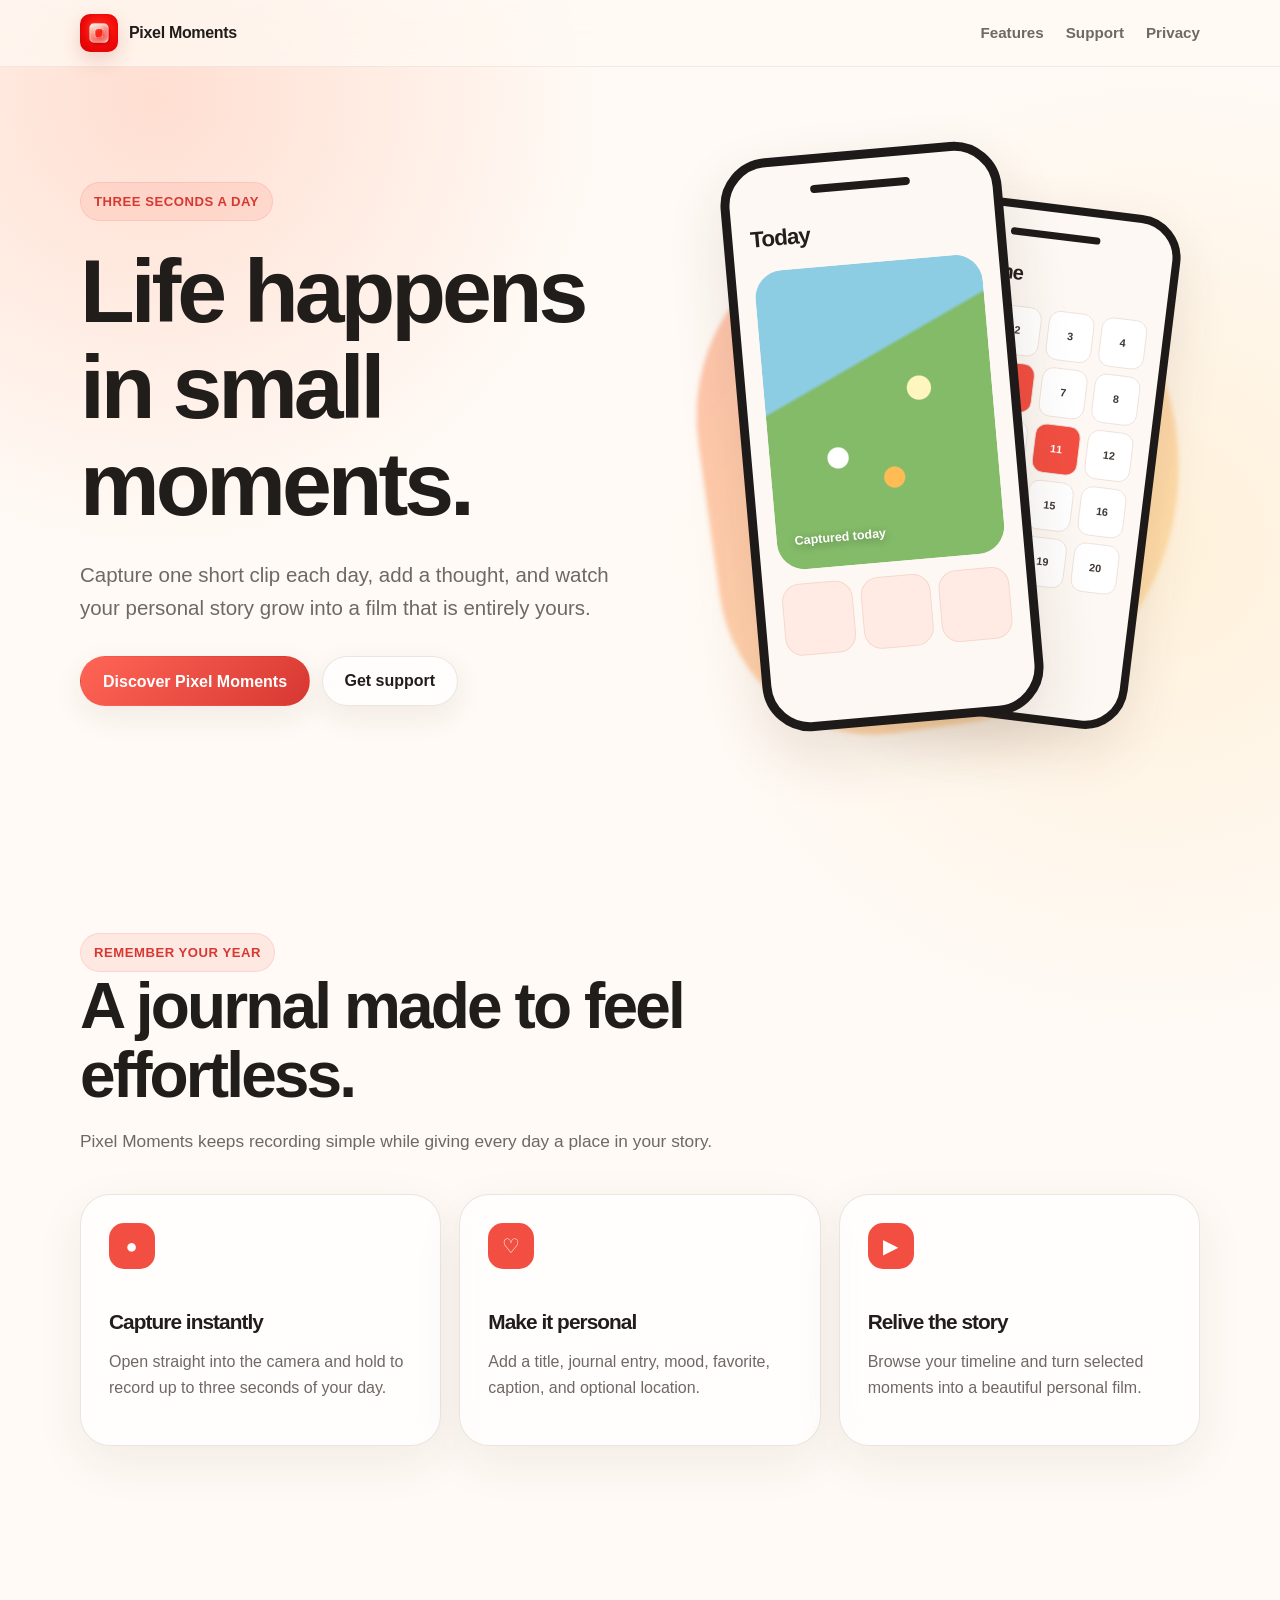
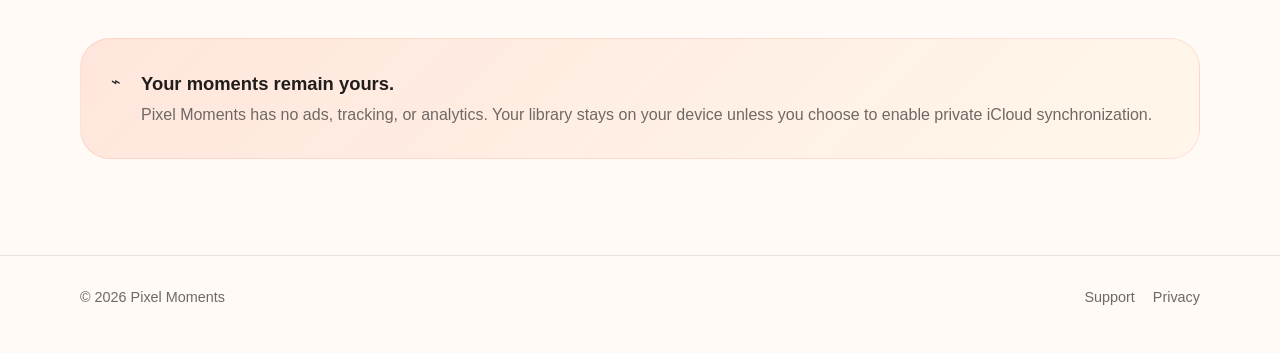
<file: index.html>
<!doctype html>
<html lang="en">
  <head>
    <meta charset="utf-8">
    <meta name="viewport" content="width=device-width, initial-scale=1">
    <meta name="theme-color" content="#fffaf5">
    <meta name="description" content="Capture three seconds of every day and turn everyday moments into lasting memories with Pixel Moments.">
    <meta property="og:title" content="Pixel Moments — Three seconds a day">
    <meta property="og:description" content="A private video journal for the small moments that make up your life.">
    <meta property="og:type" content="website">
    <meta property="og:url" content="https://oktayvlntnv.github.io/Pixel-Moments/">
    <title>Pixel Moments — Three seconds a day</title>
    <link rel="icon" type="image/png" href="assets/pixel-moments-icon-v2.png">
    <link rel="apple-touch-icon" href="assets/pixel-moments-icon-v2.png">
    <link rel="stylesheet" href="styles.css">
  </head>
  <body>
    <header class="site-header">
      <nav class="nav shell" aria-label="Main navigation">
        <a class="brand" href="index.html">
          <img class="brand-logo" src="assets/pixel-moments-icon-v2.png" alt="">
          <span>Pixel Moments</span>
        </a>
        <div class="nav-links">
          <a href="#features">Features</a>
          <a href="support.html">Support</a>
          <a href="privacy.html">Privacy</a>
        </div>
      </nav>
    </header>

    <main>
      <section class="hero shell">
        <div>
          <span class="eyebrow">Three seconds a day</span>
          <h1>Life happens in small moments.</h1>
          <p>Capture one short clip each day, add a thought, and watch your personal story grow into a film that is entirely yours.</p>
          <div class="actions">
            <a class="button primary" href="#features">Discover Pixel Moments</a>
            <a class="button" href="support.html">Get support</a>
          </div>
        </div>

        <div class="phone-stage" aria-label="Pixel Moments app screens">
          <div class="mock-phone primary-shot" aria-label="Today screen preview">
            <div class="mock-status"></div>
            <div class="mock-title">Today</div>
            <div class="mock-hero"></div>
            <div class="mock-info"><span></span><span></span><span></span></div>
          </div>
          <div class="mock-phone secondary-shot" aria-label="Timeline screen preview">
            <div class="mock-status"></div>
            <div class="mock-title">Timeline</div>
            <div class="mock-month">
              <span>1</span><span>2</span><span>3</span><span>4</span>
              <span>5</span><span>6</span><span>7</span><span>8</span>
              <span>9</span><span>10</span><span>11</span><span>12</span>
              <span>13</span><span>14</span><span>15</span><span>16</span>
              <span>17</span><span>18</span><span>19</span><span>20</span>
            </div>
          </div>
        </div>
      </section>

      <section class="section" id="features">
        <div class="shell">
          <div class="section-heading">
            <span class="eyebrow">Remember your year</span>
            <h2>A journal made to feel effortless.</h2>
            <p>Pixel Moments keeps recording simple while giving every day a place in your story.</p>
          </div>

          <div class="feature-grid">
            <article class="card">
              <span class="icon" aria-hidden="true">●</span>
              <h3>Capture instantly</h3>
              <p>Open straight into the camera and hold to record up to three seconds of your day.</p>
            </article>
            <article class="card">
              <span class="icon" aria-hidden="true">♡</span>
              <h3>Make it personal</h3>
              <p>Add a title, journal entry, mood, favorite, caption, and optional location.</p>
            </article>
            <article class="card">
              <span class="icon" aria-hidden="true">▶</span>
              <h3>Relive the story</h3>
              <p>Browse your timeline and turn selected moments into a beautiful personal film.</p>
            </article>
          </div>
        </div>
      </section>

      <section class="section">
        <div class="shell">
          <div class="privacy-note">
            <span class="icon" aria-hidden="true">⌁</span>
            <div>
              <strong>Your moments remain yours.</strong>
              <p>Pixel Moments has no ads, tracking, or analytics. Your library stays on your device unless you choose to enable private iCloud synchronization.</p>
            </div>
          </div>
        </div>
      </section>
    </main>

    <footer class="site-footer">
      <div class="footer-inner shell">
        <span>© 2026 Pixel Moments</span>
        <div class="footer-links">
          <a href="support.html">Support</a>
          <a href="privacy.html">Privacy</a>
        </div>
      </div>
    </footer>
  </body>
</html>
</file>
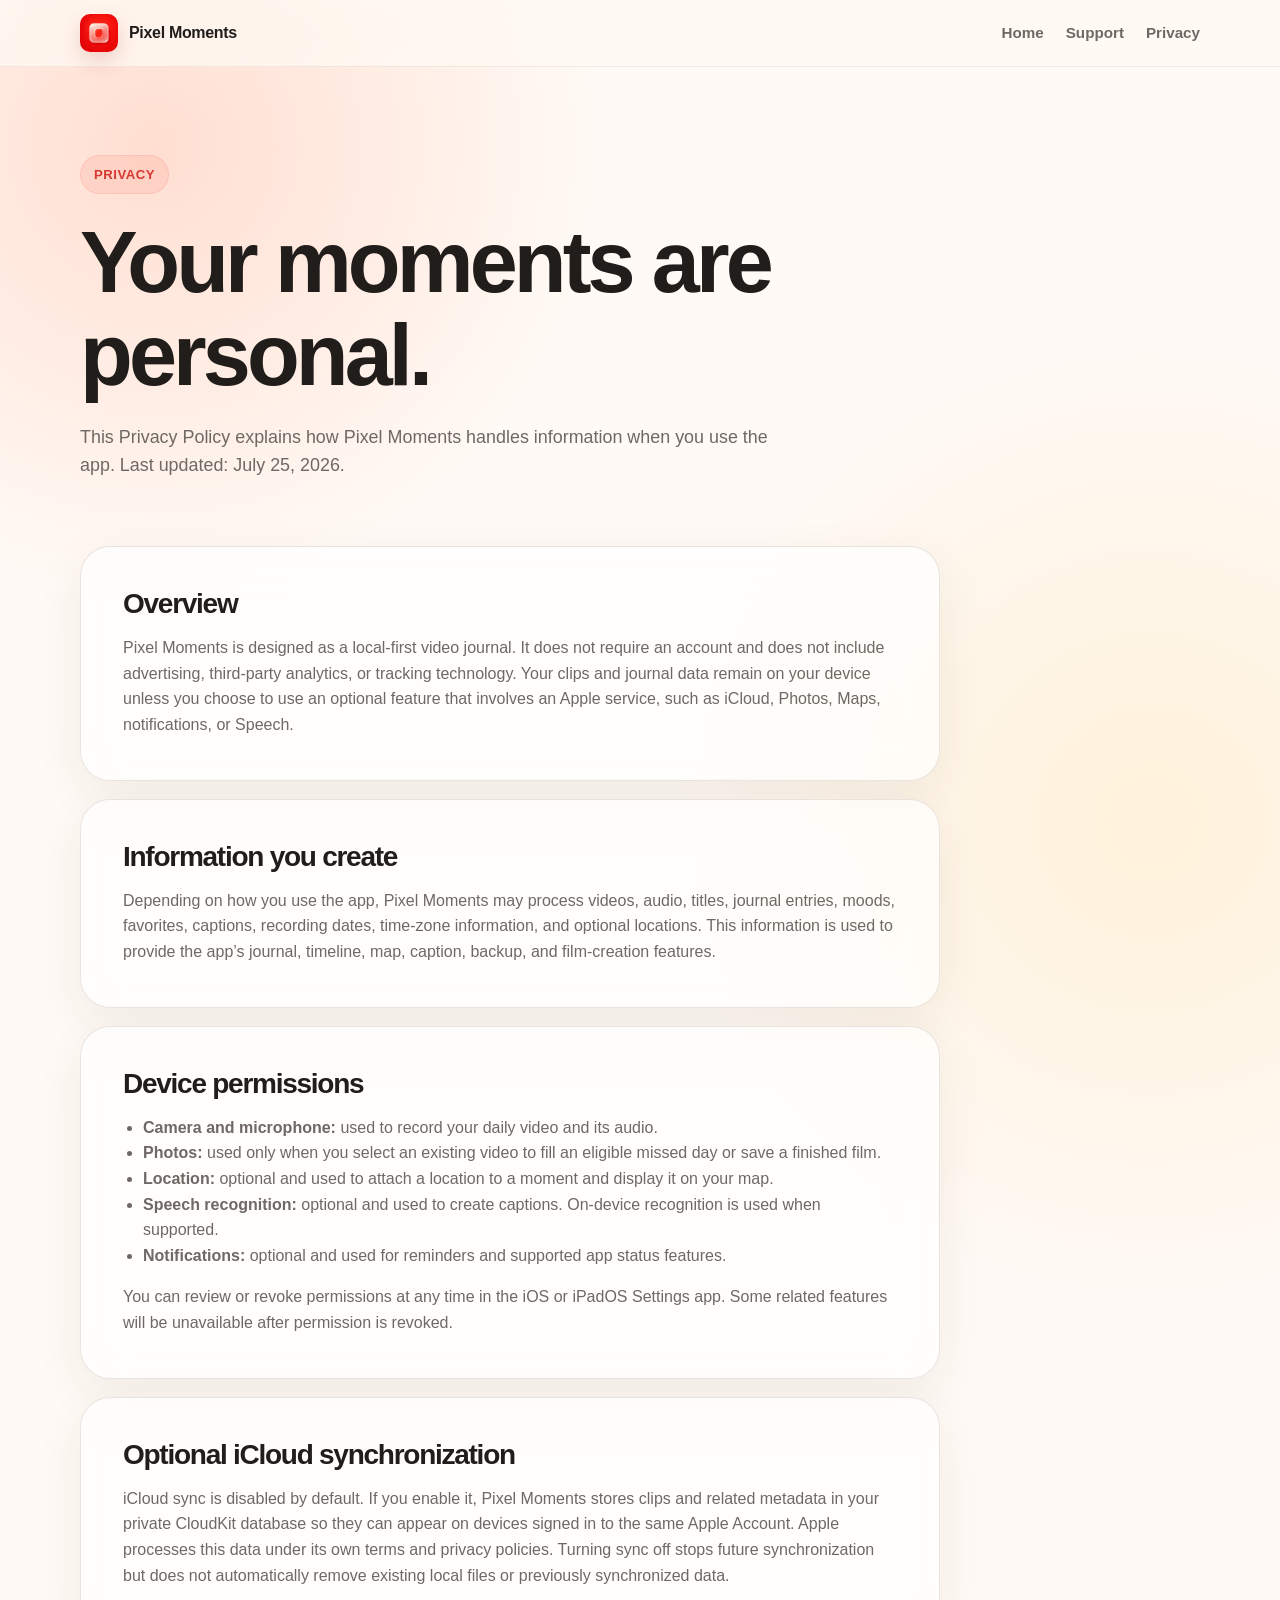
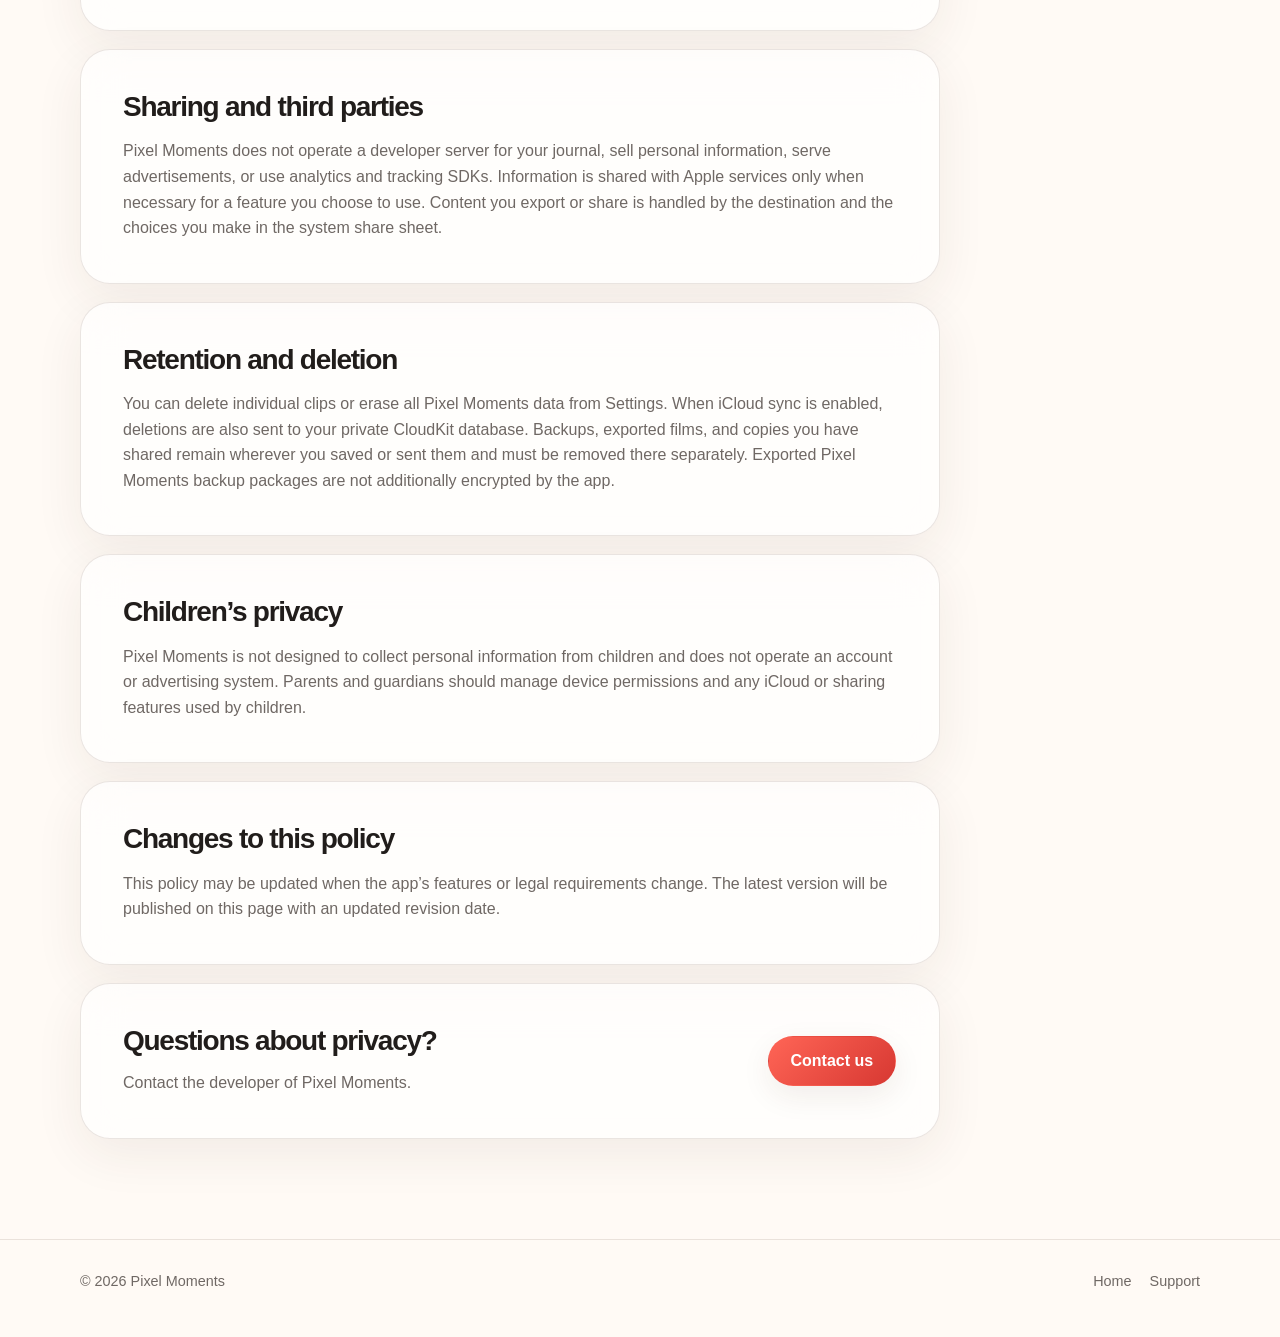
<file: privacy.html>
<!doctype html>
<html lang="en">
  <head>
    <meta charset="utf-8">
    <meta name="viewport" content="width=device-width, initial-scale=1">
    <meta name="theme-color" content="#fffaf5">
    <meta name="description" content="Privacy policy for Pixel Moments.">
    <title>Privacy Policy — Pixel Moments</title>
    <link rel="icon" type="image/png" href="assets/pixel-moments-icon-v2.png">
    <link rel="apple-touch-icon" href="assets/pixel-moments-icon-v2.png">
    <link rel="stylesheet" href="styles.css">
  </head>
  <body>
    <header class="site-header">
      <nav class="nav shell" aria-label="Main navigation">
        <a class="brand" href="index.html">
          <img class="brand-logo" src="assets/pixel-moments-icon-v2.png" alt="">
          <span>Pixel Moments</span>
        </a>
        <div class="nav-links">
          <a href="index.html">Home</a>
          <a href="support.html">Support</a>
          <a href="privacy.html" aria-current="page">Privacy</a>
        </div>
      </nav>
    </header>

    <main class="shell">
      <header class="page-hero">
        <span class="eyebrow">Privacy</span>
        <h1>Your moments are personal.</h1>
        <p>This Privacy Policy explains how Pixel Moments handles information when you use the app. Last updated: July 25, 2026.</p>
      </header>

      <div class="prose">
        <section class="prose-card">
          <h2>Overview</h2>
          <p>Pixel Moments is designed as a local-first video journal. It does not require an account and does not include advertising, third-party analytics, or tracking technology. Your clips and journal data remain on your device unless you choose to use an optional feature that involves an Apple service, such as iCloud, Photos, Maps, notifications, or Speech.</p>
        </section>

        <section class="prose-card">
          <h2>Information you create</h2>
          <p>Depending on how you use the app, Pixel Moments may process videos, audio, titles, journal entries, moods, favorites, captions, recording dates, time-zone information, and optional locations. This information is used to provide the app’s journal, timeline, map, caption, backup, and film-creation features.</p>
        </section>

        <section class="prose-card">
          <h2>Device permissions</h2>
          <ul>
            <li><strong>Camera and microphone:</strong> used to record your daily video and its audio.</li>
            <li><strong>Photos:</strong> used only when you select an existing video to fill an eligible missed day or save a finished film.</li>
            <li><strong>Location:</strong> optional and used to attach a location to a moment and display it on your map.</li>
            <li><strong>Speech recognition:</strong> optional and used to create captions. On-device recognition is used when supported.</li>
            <li><strong>Notifications:</strong> optional and used for reminders and supported app status features.</li>
          </ul>
          <p>You can review or revoke permissions at any time in the iOS or iPadOS Settings app. Some related features will be unavailable after permission is revoked.</p>
        </section>

        <section class="prose-card">
          <h2>Optional iCloud synchronization</h2>
          <p>iCloud sync is disabled by default. If you enable it, Pixel Moments stores clips and related metadata in your private CloudKit database so they can appear on devices signed in to the same Apple Account. Apple processes this data under its own terms and privacy policies. Turning sync off stops future synchronization but does not automatically remove existing local files or previously synchronized data.</p>
        </section>

        <section class="prose-card">
          <h2>Sharing and third parties</h2>
          <p>Pixel Moments does not operate a developer server for your journal, sell personal information, serve advertisements, or use analytics and tracking SDKs. Information is shared with Apple services only when necessary for a feature you choose to use. Content you export or share is handled by the destination and the choices you make in the system share sheet.</p>
        </section>

        <section class="prose-card">
          <h2>Retention and deletion</h2>
          <p>You can delete individual clips or erase all Pixel Moments data from Settings. When iCloud sync is enabled, deletions are also sent to your private CloudKit database. Backups, exported films, and copies you have shared remain wherever you saved or sent them and must be removed there separately. Exported Pixel Moments backup packages are not additionally encrypted by the app.</p>
        </section>

        <section class="prose-card">
          <h2>Children’s privacy</h2>
          <p>Pixel Moments is not designed to collect personal information from children and does not operate an account or advertising system. Parents and guardians should manage device permissions and any iCloud or sharing features used by children.</p>
        </section>

        <section class="prose-card">
          <h2>Changes to this policy</h2>
          <p>This policy may be updated when the app’s features or legal requirements change. The latest version will be published on this page with an updated revision date.</p>
        </section>

        <section class="prose-card contact-box">
          <div>
            <h2>Questions about privacy?</h2>
            <p>Contact the developer of Pixel Moments.</p>
          </div>
          <a class="button primary" href="https://github.com/oktayvlntnv/Pixel-Moments/issues/new">Contact us</a>
        </section>
      </div>
    </main>

    <footer class="site-footer">
      <div class="footer-inner shell">
        <span>© 2026 Pixel Moments</span>
        <div class="footer-links">
          <a href="index.html">Home</a>
          <a href="support.html">Support</a>
        </div>
      </div>
    </footer>
  </body>
</html>
</file>
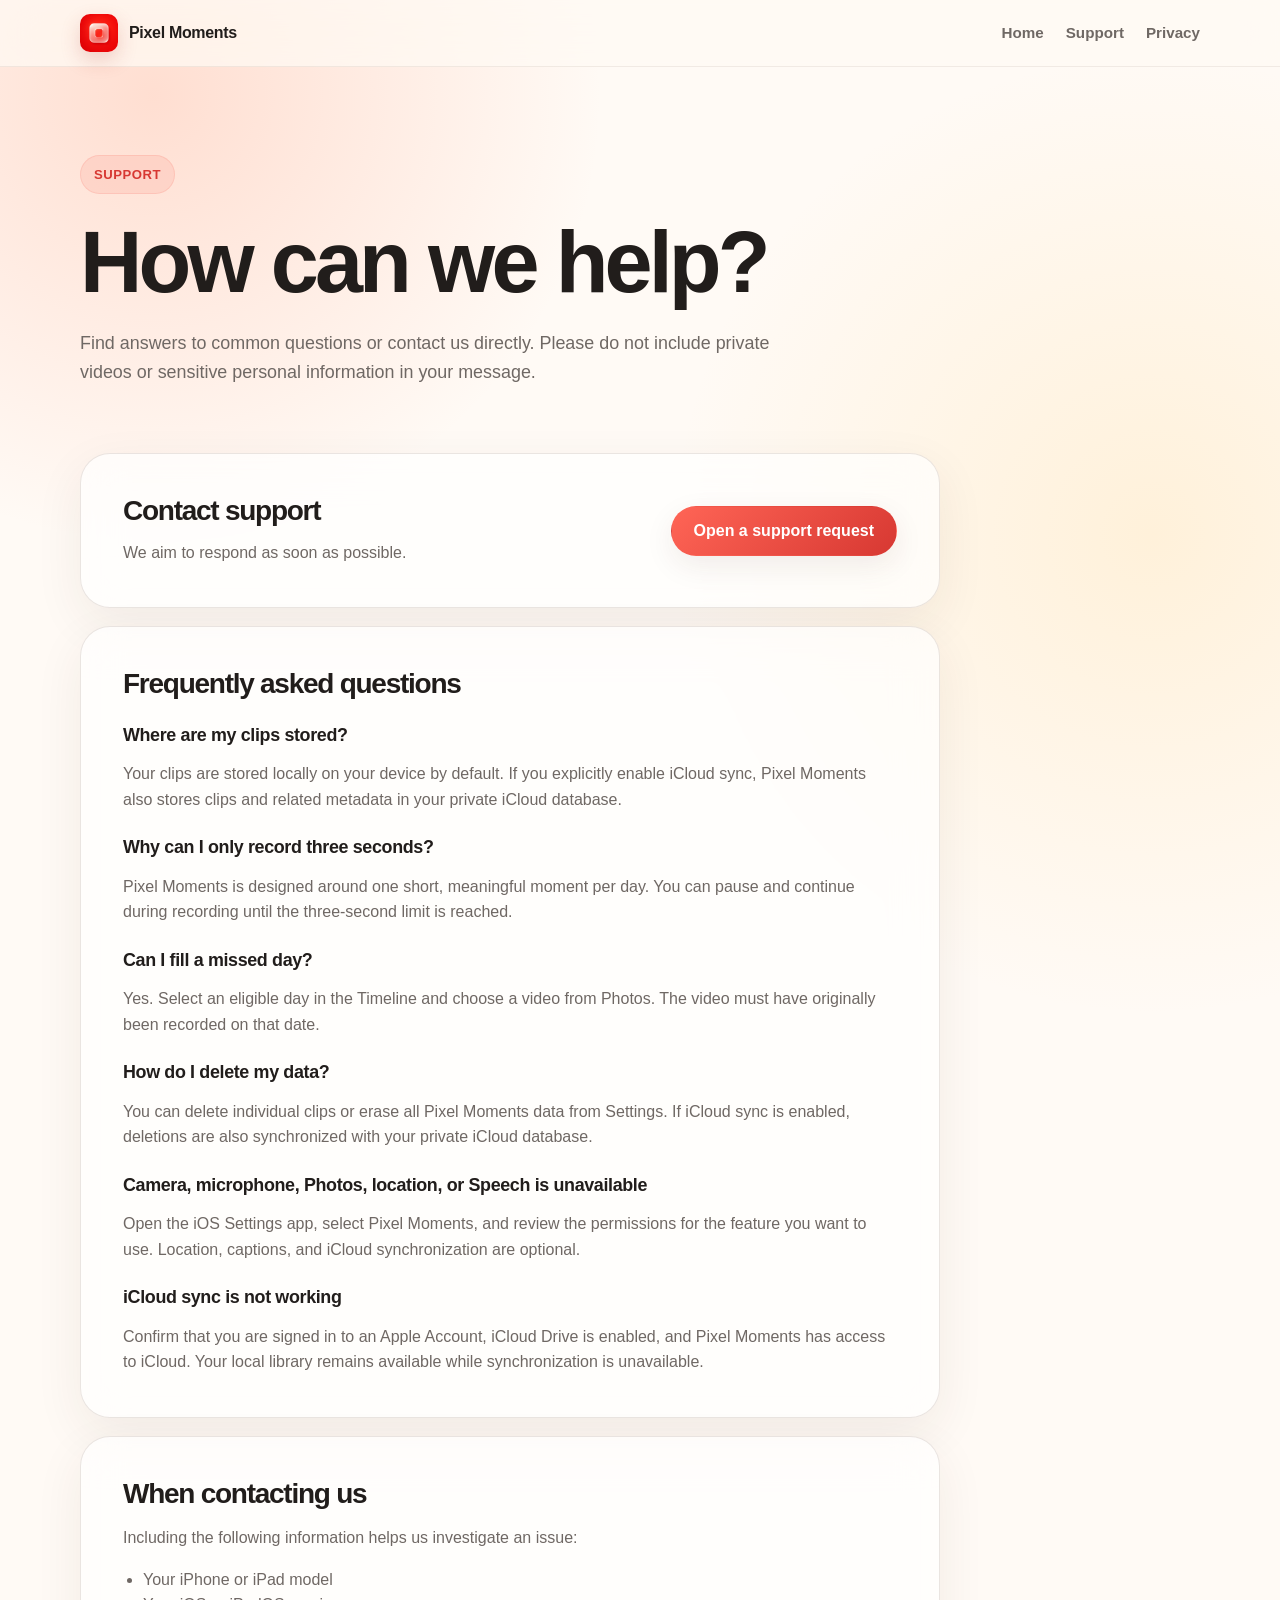
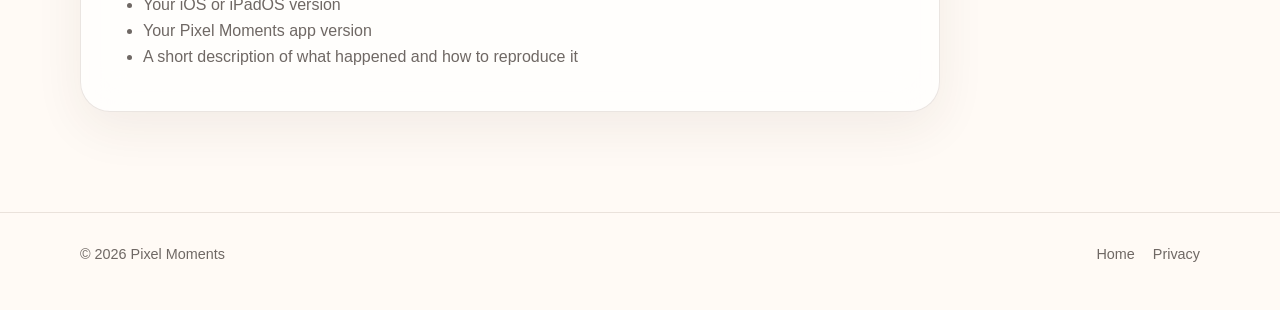
<file: support.html>
<!doctype html>
<html lang="en">
  <head>
    <meta charset="utf-8">
    <meta name="viewport" content="width=device-width, initial-scale=1">
    <meta name="theme-color" content="#fffaf5">
    <meta name="description" content="Help and support for Pixel Moments.">
    <title>Support — Pixel Moments</title>
    <link rel="icon" type="image/png" href="assets/pixel-moments-icon-v2.png">
    <link rel="apple-touch-icon" href="assets/pixel-moments-icon-v2.png">
    <link rel="stylesheet" href="styles.css">
  </head>
  <body>
    <header class="site-header">
      <nav class="nav shell" aria-label="Main navigation">
        <a class="brand" href="index.html">
          <img class="brand-logo" src="assets/pixel-moments-icon-v2.png" alt="">
          <span>Pixel Moments</span>
        </a>
        <div class="nav-links">
          <a href="index.html">Home</a>
          <a href="support.html" aria-current="page">Support</a>
          <a href="privacy.html">Privacy</a>
        </div>
      </nav>
    </header>

    <main class="shell">
      <header class="page-hero">
        <span class="eyebrow">Support</span>
        <h1>How can we help?</h1>
        <p>Find answers to common questions or contact us directly. Please do not include private videos or sensitive personal information in your message.</p>
      </header>

      <div class="prose">
        <section class="prose-card contact-box">
          <div>
            <h2>Contact support</h2>
            <p>We aim to respond as soon as possible.</p>
          </div>
          <a class="button primary" href="https://github.com/oktayvlntnv/Pixel-Moments/issues/new">Open a support request</a>
        </section>

        <section class="prose-card">
          <h2>Frequently asked questions</h2>

          <h3>Where are my clips stored?</h3>
          <p>Your clips are stored locally on your device by default. If you explicitly enable iCloud sync, Pixel Moments also stores clips and related metadata in your private iCloud database.</p>

          <h3>Why can I only record three seconds?</h3>
          <p>Pixel Moments is designed around one short, meaningful moment per day. You can pause and continue during recording until the three-second limit is reached.</p>

          <h3>Can I fill a missed day?</h3>
          <p>Yes. Select an eligible day in the Timeline and choose a video from Photos. The video must have originally been recorded on that date.</p>

          <h3>How do I delete my data?</h3>
          <p>You can delete individual clips or erase all Pixel Moments data from Settings. If iCloud sync is enabled, deletions are also synchronized with your private iCloud database.</p>

          <h3>Camera, microphone, Photos, location, or Speech is unavailable</h3>
          <p>Open the iOS Settings app, select Pixel Moments, and review the permissions for the feature you want to use. Location, captions, and iCloud synchronization are optional.</p>

          <h3>iCloud sync is not working</h3>
          <p>Confirm that you are signed in to an Apple Account, iCloud Drive is enabled, and Pixel Moments has access to iCloud. Your local library remains available while synchronization is unavailable.</p>
        </section>

        <section class="prose-card">
          <h2>When contacting us</h2>
          <p>Including the following information helps us investigate an issue:</p>
          <ul>
            <li>Your iPhone or iPad model</li>
            <li>Your iOS or iPadOS version</li>
            <li>Your Pixel Moments app version</li>
            <li>A short description of what happened and how to reproduce it</li>
          </ul>
        </section>
      </div>
    </main>

    <footer class="site-footer">
      <div class="footer-inner shell">
        <span>© 2026 Pixel Moments</span>
        <div class="footer-links">
          <a href="index.html">Home</a>
          <a href="privacy.html">Privacy</a>
        </div>
      </div>
    </footer>
  </body>
</html>
</file>
<file: styles.css>
:root {
  color-scheme: light dark;
  --ink: #211d1b;
  --muted: #6f6864;
  --surface: rgba(255, 255, 255, 0.68);
  --surface-strong: rgba(255, 255, 255, 0.9);
  --line: rgba(80, 48, 34, 0.12);
  --accent: #f24f42;
  --accent-deep: #d73832;
  --peach: #ffe7dd;
  --cream: #fffaf5;
  --shadow: 0 24px 60px rgba(75, 40, 25, 0.12);
  font-family: -apple-system, BlinkMacSystemFont, "SF Pro Display", "Helvetica Neue", sans-serif;
}

* {
  box-sizing: border-box;
}

html {
  scroll-behavior: smooth;
}

body {
  min-height: 100vh;
  margin: 0;
  color: var(--ink);
  background:
    radial-gradient(circle at 12% 5%, rgba(255, 164, 134, 0.32), transparent 28rem),
    radial-gradient(circle at 90% 28%, rgba(255, 212, 132, 0.24), transparent 30rem),
    var(--cream);
  line-height: 1.6;
}

a {
  color: inherit;
}

img {
  display: block;
  max-width: 100%;
}

.shell {
  width: min(1120px, calc(100% - 40px));
  margin: 0 auto;
}

.site-header {
  position: sticky;
  z-index: 10;
  top: 0;
  padding: 14px 0;
  background: rgba(255, 250, 245, 0.74);
  border-bottom: 1px solid rgba(80, 48, 34, 0.08);
  backdrop-filter: blur(22px) saturate(160%);
  -webkit-backdrop-filter: blur(22px) saturate(160%);
}

.nav {
  display: flex;
  align-items: center;
  justify-content: space-between;
  gap: 24px;
}

.brand {
  display: inline-flex;
  align-items: center;
  gap: 11px;
  font-weight: 750;
  text-decoration: none;
  letter-spacing: -0.02em;
}

.brand-logo {
  width: 38px;
  height: 38px;
  border-radius: 10px;
  object-fit: cover;
  box-shadow: 0 8px 20px rgba(178, 48, 38, 0.2);
}

.nav-links {
  display: flex;
  align-items: center;
  gap: 22px;
}

.nav-links a {
  color: var(--muted);
  font-size: 0.95rem;
  font-weight: 650;
  text-decoration: none;
}

.nav-links a:hover,
.nav-links a:focus-visible {
  color: var(--accent-deep);
}

.hero {
  display: grid;
  grid-template-columns: minmax(0, 1.03fr) minmax(320px, 0.97fr);
  align-items: center;
  gap: 56px;
  min-height: 720px;
  padding: 72px 0 88px;
}

.eyebrow {
  display: inline-flex;
  padding: 8px 13px;
  color: var(--accent-deep);
  background: rgba(242, 79, 66, 0.1);
  border: 1px solid rgba(242, 79, 66, 0.12);
  border-radius: 999px;
  font-size: 0.82rem;
  font-weight: 750;
  letter-spacing: 0.04em;
  text-transform: uppercase;
}

h1,
h2,
h3 {
  margin: 0;
  line-height: 1.08;
  letter-spacing: -0.045em;
}

h1 {
  max-width: 760px;
  margin-top: 22px;
  font-size: clamp(3.2rem, 7vw, 6.4rem);
}

.hero p {
  max-width: 600px;
  margin: 26px 0 32px;
  color: var(--muted);
  font-size: clamp(1.05rem, 2vw, 1.28rem);
}

.actions {
  display: flex;
  flex-wrap: wrap;
  gap: 12px;
}

.button {
  display: inline-flex;
  align-items: center;
  justify-content: center;
  min-height: 50px;
  padding: 0 22px;
  border: 1px solid var(--line);
  border-radius: 999px;
  color: var(--ink);
  background: var(--surface);
  font-weight: 720;
  text-decoration: none;
  box-shadow: 0 10px 30px rgba(75, 40, 25, 0.08);
  backdrop-filter: blur(18px);
  -webkit-backdrop-filter: blur(18px);
}

.button.primary {
  color: #fff;
  background: linear-gradient(135deg, #ff6556, var(--accent-deep));
  border-color: transparent;
}

.button:hover,
.button:focus-visible {
  transform: translateY(-1px);
}

.phone-stage {
  position: relative;
  display: flex;
  justify-content: center;
  min-height: 610px;
}

.phone-stage::before {
  position: absolute;
  inset: 14% 4% 4%;
  content: "";
  background: linear-gradient(135deg, #ffc3ad, #ffe2a7);
  border-radius: 44% 56% 62% 38%;
  filter: blur(2px);
  transform: rotate(-8deg);
}

.mock-phone {
  position: absolute;
  width: min(282px, 62vw);
  min-height: 575px;
  padding: 22px 18px;
  overflow: hidden;
  background: #fdf8f3;
  border: 9px solid #1d1a19;
  border-radius: 48px;
  box-shadow: var(--shadow);
}

.mock-phone.primary-shot {
  z-index: 2;
  top: 10px;
  left: 11%;
  transform: rotate(-5deg);
}

.mock-phone.secondary-shot {
  z-index: 1;
  right: 6%;
  bottom: 0;
  transform: rotate(7deg) scale(0.9);
}

.mock-status {
  height: 8px;
  width: 44%;
  margin: 0 auto 24px;
  background: #201b19;
  border-radius: 99px;
}

.mock-title {
  margin-bottom: 14px;
  color: #231e1c;
  font-size: 1.4rem;
  font-weight: 780;
  letter-spacing: -0.04em;
}

.mock-hero {
  position: relative;
  display: grid;
  height: 300px;
  overflow: hidden;
  place-items: center;
  background:
    radial-gradient(circle at 30% 64%, #fff 0 4%, transparent 4.5%),
    radial-gradient(circle at 68% 43%, #fff5bf 0 5%, transparent 5.5%),
    radial-gradient(circle at 54% 72%, #ffbb54 0 4%, transparent 4.5%),
    linear-gradient(155deg, #8ccde4 0 35%, #84bb69 36% 100%);
  border-radius: 28px;
}

.mock-hero::after {
  position: absolute;
  bottom: 18px;
  left: 18px;
  color: #fff;
  content: "Captured today";
  font-size: 0.78rem;
  font-weight: 720;
  text-shadow: 0 2px 9px rgba(0, 0, 0, 0.32);
}

.mock-info {
  display: grid;
  grid-template-columns: repeat(3, 1fr);
  gap: 8px;
  margin-top: 14px;
}

.mock-info span {
  height: 72px;
  background: #ffebe3;
  border: 1px solid #f5d8ce;
  border-radius: 18px;
}

.mock-month {
  display: grid;
  grid-template-columns: repeat(4, 1fr);
  gap: 8px;
  margin-top: 18px;
}

.mock-month span {
  display: grid;
  min-height: 55px;
  place-items: center;
  color: #403835;
  background: #fff;
  border: 1px solid #efe1db;
  border-radius: 13px;
  font-size: 0.75rem;
  font-weight: 700;
}

.mock-month span:nth-child(6),
.mock-month span:nth-child(9),
.mock-month span:nth-child(11) {
  color: #fff;
  background: var(--accent);
}

.section {
  padding: 96px 0;
}

.section-heading {
  max-width: 700px;
  margin-bottom: 38px;
}

.section-heading h2 {
  font-size: clamp(2.3rem, 5vw, 4.4rem);
}

.section-heading p {
  margin: 18px 0 0;
  color: var(--muted);
  font-size: 1.08rem;
}

.feature-grid {
  display: grid;
  grid-template-columns: repeat(3, 1fr);
  gap: 18px;
}

.card,
.prose-card {
  background: var(--surface);
  border: 1px solid var(--line);
  border-radius: 30px;
  box-shadow: 0 16px 50px rgba(75, 40, 25, 0.07);
  backdrop-filter: blur(22px);
  -webkit-backdrop-filter: blur(22px);
}

.card {
  min-height: 220px;
  padding: 28px;
}

.card .icon {
  display: grid;
  width: 46px;
  height: 46px;
  margin-bottom: 42px;
  place-items: center;
  color: #fff;
  background: var(--accent);
  border-radius: 15px;
  font-size: 1.25rem;
}

.card h3 {
  margin-bottom: 10px;
  font-size: 1.3rem;
}

.card p,
.prose-card p,
.prose-card li {
  color: var(--muted);
}

.privacy-note {
  display: grid;
  grid-template-columns: auto 1fr;
  align-items: start;
  gap: 20px;
  padding: 30px;
  background: linear-gradient(135deg, rgba(255, 224, 213, 0.78), rgba(255, 246, 231, 0.8));
  border: 1px solid rgba(242, 79, 66, 0.12);
  border-radius: 30px;
}

.privacy-note strong {
  display: block;
  margin-bottom: 4px;
  font-size: 1.15rem;
}

.privacy-note p {
  margin: 0;
  color: var(--muted);
}

.page-hero {
  padding: 88px 0 42px;
}

.page-hero h1 {
  font-size: clamp(3rem, 7vw, 5.4rem);
}

.page-hero p {
  max-width: 720px;
  margin: 20px 0 0;
  color: var(--muted);
  font-size: 1.12rem;
}

.prose {
  display: grid;
  gap: 18px;
  max-width: 860px;
  padding: 24px 0 100px;
}

.prose-card {
  padding: clamp(24px, 5vw, 42px);
}

.prose-card h2 {
  margin-bottom: 14px;
  font-size: 1.75rem;
}

.prose-card h3 {
  margin: 26px 0 8px;
  font-size: 1.12rem;
  letter-spacing: -0.02em;
}

.prose-card p:last-child,
.prose-card ul:last-child {
  margin-bottom: 0;
}

.prose-card ul {
  padding-left: 1.25rem;
}

.contact-box {
  display: flex;
  align-items: center;
  justify-content: space-between;
  gap: 24px;
}

.contact-box p {
  margin: 8px 0 0;
}

.site-footer {
  padding: 30px 0 44px;
  border-top: 1px solid var(--line);
}

.footer-inner {
  display: flex;
  justify-content: space-between;
  gap: 24px;
  color: var(--muted);
  font-size: 0.9rem;
}

.footer-links {
  display: flex;
  gap: 18px;
}

.footer-links a {
  text-decoration: none;
}

@media (max-width: 820px) {
  .hero {
    grid-template-columns: 1fr;
    min-height: auto;
    gap: 50px;
    padding-top: 60px;
  }

  .phone-stage {
    min-height: 560px;
  }

  .feature-grid {
    grid-template-columns: 1fr;
  }

  .card {
    min-height: 0;
  }

  .card .icon {
    margin-bottom: 28px;
  }
}

@media (max-width: 600px) {
  .shell {
    width: min(100% - 26px, 1120px);
  }

  .nav-links a:first-child {
    display: none;
  }

  .hero {
    padding-top: 46px;
  }

  .phone-stage {
    min-height: 510px;
  }

  .mock-phone.primary-shot {
    left: 3%;
  }

  .mock-phone.secondary-shot {
    right: 1%;
  }

  .section {
    padding: 70px 0;
  }

  .contact-box,
  .footer-inner {
    align-items: flex-start;
    flex-direction: column;
  }
}

@media (prefers-color-scheme: dark) {
  :root {
    --ink: #fff8f3;
    --muted: #c5b9b2;
    --surface: rgba(45, 37, 34, 0.72);
    --surface-strong: rgba(50, 41, 37, 0.94);
    --line: rgba(255, 232, 220, 0.12);
    --cream: #171210;
    --shadow: 0 24px 60px rgba(0, 0, 0, 0.34);
  }

  body {
    background:
      radial-gradient(circle at 12% 5%, rgba(152, 55, 44, 0.3), transparent 28rem),
      radial-gradient(circle at 90% 28%, rgba(112, 72, 20, 0.24), transparent 30rem),
      var(--cream);
  }

  .site-header {
    background: rgba(23, 18, 16, 0.76);
  }

  .privacy-note {
    background: linear-gradient(135deg, rgba(82, 38, 33, 0.76), rgba(62, 47, 31, 0.72));
  }
}

@media (prefers-reduced-motion: reduce) {
  html {
    scroll-behavior: auto;
  }

  .button:hover,
  .button:focus-visible {
    transform: none;
  }
}
</file>
